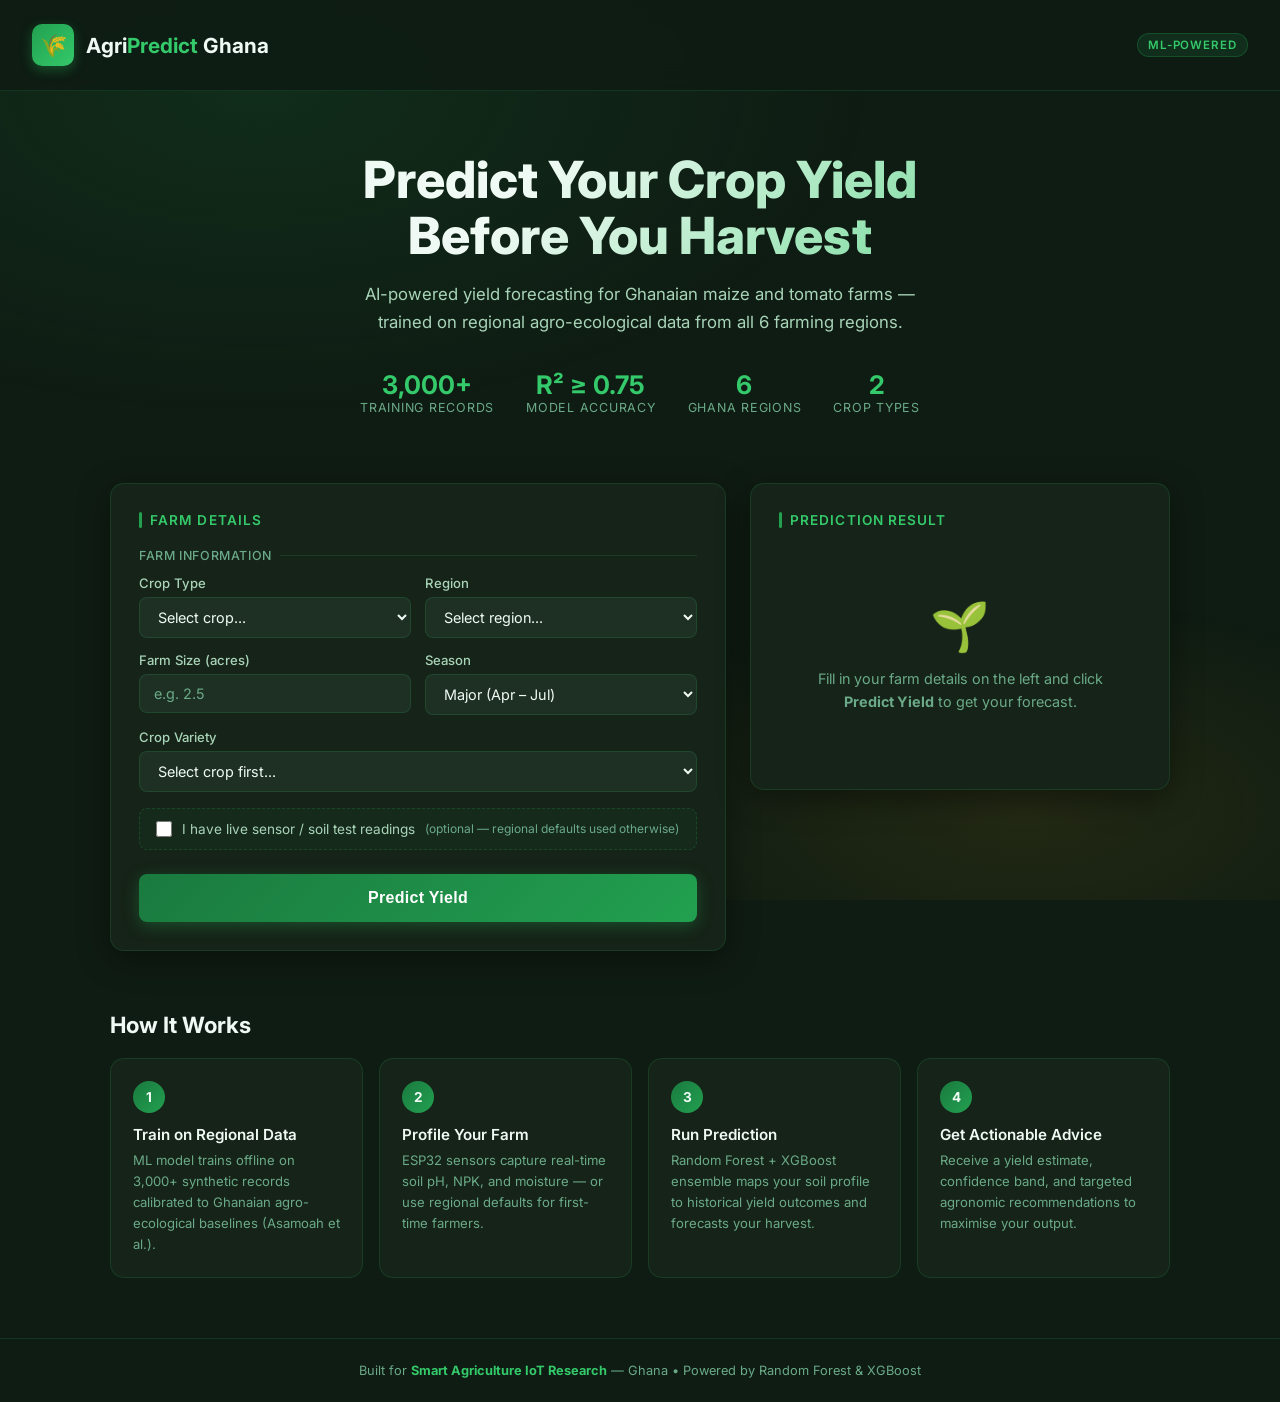
<file: templates/index.html>
<!DOCTYPE html>
<html lang="en">
<head>
  <meta charset="UTF-8" />
  <meta name="viewport" content="width=device-width, initial-scale=1.0"/>
  <title>AgriPredict Ghana — Crop Yield Prediction</title>
  <meta name="description" content="AI-powered crop yield prediction for Ghanaian farmers. Enter your farm details and get instant yield forecasts for Maize and Tomato."/>
  <link rel="preconnect" href="https://fonts.googleapis.com"/>
  <link href="https://fonts.googleapis.com/css2?family=Inter:wght@300;400;500;600;700;800&display=swap" rel="stylesheet"/>
  <style>
    /* ── Design Tokens ──────────────────────────────── */
    :root {
      --green-900: #0a2e1a;
      --green-800: #0d3d22;
      --green-700: #115c30;
      --green-600: #1a7a3f;
      --green-500: #22a050;
      --green-400: #34c96a;
      --green-300: #6adea0;
      --gold-500:  #d4a017;
      --gold-400:  #f0c040;
      --gold-300:  #f7d97a;
      --red-500:   #e53e3e;
      --red-300:   #fc8181;
      --amber-500: #d97706;
      --amber-300: #fcd34d;
      --surface:   #0f1c13;
      --surface-2: #162318;
      --surface-3: #1e3024;
      --border:    rgba(52,201,106,0.15);
      --text-1:    #f0faf4;
      --text-2:    #a8d4b8;
      --text-3:    #6aaa88;
      --radius:    14px;
      --radius-sm: 8px;
      --shadow:    0 8px 32px rgba(0,0,0,0.4);
    }

    /* ── Reset ──────────────────────────────────────── */
    *, *::before, *::after { box-sizing: border-box; margin: 0; padding: 0; }
    html { scroll-behavior: smooth; }
    body {
      font-family: 'Inter', sans-serif;
      background: var(--surface);
      color: var(--text-1);
      min-height: 100vh;
      overflow-x: hidden;
    }

    /* ── Animated BG ─────────────────────────────────── */
    body::before {
      content: '';
      position: fixed; inset: 0; z-index: 0;
      background:
        radial-gradient(ellipse 80% 60% at 20% 10%, rgba(26,122,63,0.18) 0%, transparent 60%),
        radial-gradient(ellipse 60% 40% at 80% 90%, rgba(212,160,23,0.10) 0%, transparent 60%);
      pointer-events: none;
    }

    /* ── Layout ──────────────────────────────────────── */
    .wrapper { position: relative; z-index: 1; }

    /* ── Header ──────────────────────────────────────── */
    header {
      padding: 24px 32px;
      display: flex; align-items: center; justify-content: space-between;
      border-bottom: 1px solid var(--border);
      backdrop-filter: blur(12px);
      background: rgba(15,28,19,0.85);
      position: sticky; top: 0; z-index: 100;
    }
    .logo { display: flex; align-items: center; gap: 12px; }
    .logo-icon {
      width: 42px; height: 42px; border-radius: 10px;
      background: linear-gradient(135deg, var(--green-500), var(--green-400));
      display: flex; align-items: center; justify-content: center;
      font-size: 22px;
      box-shadow: 0 4px 12px rgba(34,160,80,0.4);
    }
    .logo-text { font-size: 1.3rem; font-weight: 700; }
    .logo-text span { color: var(--green-400); }
    .badge {
      font-size: 0.72rem; font-weight: 600; letter-spacing: 0.08em;
      padding: 4px 10px; border-radius: 20px;
      background: rgba(34,160,80,0.15);
      border: 1px solid rgba(34,160,80,0.3);
      color: var(--green-400);
    }

    /* ── Hero ────────────────────────────────────────── */
    .hero {
      text-align: center;
      padding: 60px 24px 40px;
    }
    .hero h1 {
      font-size: clamp(2rem, 5vw, 3.2rem);
      font-weight: 800;
      line-height: 1.1;
      background: linear-gradient(135deg, var(--text-1) 40%, var(--green-400));
      -webkit-background-clip: text;
      -webkit-text-fill-color: transparent;
      margin-bottom: 16px;
    }
    .hero p {
      font-size: 1.05rem; color: var(--text-2);
      max-width: 580px; margin: 0 auto 32px;
      line-height: 1.7;
    }
    .hero-stats {
      display: flex; gap: 32px; justify-content: center; flex-wrap: wrap;
      margin-bottom: 8px;
    }
    .stat {
      text-align: center;
    }
    .stat-value { font-size: 1.6rem; font-weight: 700; color: var(--green-400); }
    .stat-label { font-size: 0.78rem; color: var(--text-3); text-transform: uppercase; letter-spacing: 0.06em; }

    /* ── Main Grid ───────────────────────────────────── */
    .main {
      max-width: 1100px; margin: 0 auto;
      padding: 20px 20px 60px;
      display: grid; grid-template-columns: 1fr 420px; gap: 24px;
      align-items: start;
    }
    @media (max-width: 860px) {
      .main { grid-template-columns: 1fr; }
    }

    /* ── Card ────────────────────────────────────────── */
    .card {
      background: var(--surface-2);
      border: 1px solid var(--border);
      border-radius: var(--radius);
      padding: 28px;
      box-shadow: var(--shadow);
    }
    .card-title {
      font-size: 0.85rem; font-weight: 600; letter-spacing: 0.08em;
      text-transform: uppercase; color: var(--green-400);
      margin-bottom: 20px;
      display: flex; align-items: center; gap: 8px;
    }
    .card-title::before {
      content: ''; display: block;
      width: 3px; height: 16px; border-radius: 2px;
      background: var(--green-500);
    }

    /* ── Form Sections ───────────────────────────────── */
    .section-label {
      font-size: 0.78rem; color: var(--text-3); font-weight: 500;
      letter-spacing: 0.05em; text-transform: uppercase;
      margin: 20px 0 12px;
      display: flex; align-items: center; gap: 8px;
    }
    .section-label::after {
      content: ''; flex: 1; height: 1px;
      background: var(--border);
    }
    .form-row { display: grid; grid-template-columns: 1fr 1fr; gap: 14px; }
    @media (max-width: 500px) { .form-row { grid-template-columns: 1fr; } }

    .form-group { display: flex; flex-direction: column; gap: 6px; }
    .form-group label {
      font-size: 0.82rem; font-weight: 500; color: var(--text-2);
    }
    .form-group .hint {
      font-size: 0.72rem; color: var(--text-3);
    }
    .form-group input, .form-group select {
      background: var(--surface-3);
      border: 1px solid var(--border);
      border-radius: var(--radius-sm);
      padding: 10px 14px;
      color: var(--text-1);
      font-size: 0.9rem;
      font-family: 'Inter', sans-serif;
      outline: none;
      transition: border-color 0.2s, box-shadow 0.2s;
    }
    .form-group input:focus, .form-group select:focus {
      border-color: var(--green-500);
      box-shadow: 0 0 0 3px rgba(34,160,80,0.15);
    }
    .form-group select option { background: var(--surface-2); }
    .form-group input::placeholder { color: var(--text-3); }

    /* Sensor toggle */
    .sensor-toggle {
      display: flex; align-items: center; gap: 10px;
      padding: 12px 16px; border-radius: var(--radius-sm);
      background: rgba(34,160,80,0.06);
      border: 1px dashed rgba(34,160,80,0.25);
      cursor: pointer; user-select: none;
      margin: 16px 0 4px;
      transition: background 0.2s;
    }
    .sensor-toggle:hover { background: rgba(34,160,80,0.12); }
    .sensor-toggle input[type=checkbox] { accent-color: var(--green-500); width: 16px; height: 16px; }
    .sensor-toggle span { font-size: 0.85rem; color: var(--text-2); }
    .sensor-toggle em { font-size: 0.75rem; color: var(--text-3); font-style: normal; }

    #sensor-fields { display: none; }
    #sensor-fields.visible { display: block; }

    /* ── Submit Button ───────────────────────────────── */
    .btn-predict {
      width: 100%; margin-top: 24px;
      padding: 15px 24px;
      border: none; border-radius: var(--radius-sm);
      background: linear-gradient(135deg, var(--green-600), var(--green-500));
      color: white; font-size: 1rem; font-weight: 600;
      cursor: pointer; letter-spacing: 0.02em;
      transition: transform 0.15s, box-shadow 0.15s, opacity 0.15s;
      box-shadow: 0 4px 16px rgba(34,160,80,0.35);
      display: flex; align-items: center; justify-content: center; gap: 8px;
    }
    .btn-predict:hover:not(:disabled) {
      transform: translateY(-1px);
      box-shadow: 0 8px 24px rgba(34,160,80,0.45);
    }
    .btn-predict:active { transform: translateY(0); }
    .btn-predict:disabled { opacity: 0.6; cursor: not-allowed; }
    .spinner {
      width: 18px; height: 18px; border: 2px solid rgba(255,255,255,0.3);
      border-top-color: white; border-radius: 50%;
      animation: spin 0.7s linear infinite; display: none;
    }
    @keyframes spin { to { transform: rotate(360deg); } }

    /* ── Result Panel ────────────────────────────────── */
    .result-panel { position: sticky; top: 90px; }

    .result-placeholder {
      padding: 48px 24px; text-align: center;
      color: var(--text-3);
    }
    .result-placeholder .icon { font-size: 3rem; margin-bottom: 12px; }
    .result-placeholder p { font-size: 0.9rem; line-height: 1.6; }

    /* Result card when data arrives */
    #result-content { display: none; }

    .yield-display {
      text-align: center; padding: 24px 0 20px;
      border-bottom: 1px solid var(--border);
      margin-bottom: 20px;
    }
    .yield-number {
      font-size: 3rem; font-weight: 800; line-height: 1;
      margin-bottom: 4px;
    }
    .yield-number.high  { color: var(--green-400); }
    .yield-number.medium { color: var(--gold-400); }
    .yield-number.low   { color: var(--red-300); }

    .yield-unit { font-size: 0.85rem; color: var(--text-3); margin-bottom: 12px; }
    .yield-ci {
      font-size: 0.78rem; color: var(--text-3);
      background: var(--surface-3); border-radius: 6px;
      padding: 5px 12px; display: inline-block;
    }

    .category-badge {
      display: inline-flex; align-items: center; gap: 8px;
      padding: 8px 18px; border-radius: 24px;
      font-weight: 600; font-size: 0.9rem; margin: 12px 0;
    }
    .category-badge.high   { background: rgba(52,201,106,0.15); color: var(--green-400); border: 1px solid rgba(52,201,106,0.3); }
    .category-badge.medium { background: rgba(240,192,64,0.12); color: var(--gold-400);  border: 1px solid rgba(240,192,64,0.3); }
    .category-badge.low    { background: rgba(252,129,129,0.12); color: var(--red-300); border: 1px solid rgba(252,129,129,0.3); }

    .result-row {
      display: flex; justify-content: space-between; align-items: center;
      padding: 10px 0; border-bottom: 1px solid rgba(255,255,255,0.04);
      font-size: 0.85rem;
    }
    .result-row:last-child { border-bottom: none; }
    .result-row .label { color: var(--text-3); }
    .result-row .value { font-weight: 500; }

    .advice-box {
      margin-top: 16px; padding: 14px 16px;
      border-radius: var(--radius-sm);
      background: rgba(34,160,80,0.07);
      border-left: 3px solid var(--green-500);
      font-size: 0.84rem; line-height: 1.6; color: var(--text-2);
    }
    .advice-box.medium {
      background: rgba(240,192,64,0.07);
      border-left-color: var(--gold-500);
    }
    .advice-box.low {
      background: rgba(229,62,62,0.07);
      border-left-color: var(--red-500);
    }

    .cold-start-note {
      margin-top: 12px; padding: 10px 14px;
      border-radius: var(--radius-sm);
      background: rgba(217,119,6,0.1);
      border: 1px solid rgba(217,119,6,0.25);
      font-size: 0.78rem; color: var(--amber-300);
    }

    .error-box {
      padding: 16px; border-radius: var(--radius-sm);
      background: rgba(229,62,62,0.1);
      border: 1px solid rgba(229,62,62,0.3);
      color: var(--red-300); font-size: 0.87rem; line-height: 1.5;
    }

    /* ── How It Works ────────────────────────────────── */
    .how-section {
      max-width: 1100px; margin: 0 auto 60px;
      padding: 0 20px;
    }
    .how-section h2 {
      font-size: 1.4rem; font-weight: 700; margin-bottom: 20px;
      color: var(--text-1);
    }
    .steps {
      display: grid; grid-template-columns: repeat(auto-fit, minmax(220px, 1fr));
      gap: 16px;
    }
    .step {
      background: var(--surface-2); border: 1px solid var(--border);
      border-radius: var(--radius); padding: 22px;
    }
    .step-num {
      width: 32px; height: 32px; border-radius: 50%;
      background: linear-gradient(135deg, var(--green-600), var(--green-500));
      display: flex; align-items: center; justify-content: center;
      font-size: 0.85rem; font-weight: 700; margin-bottom: 12px;
    }
    .step h3 { font-size: 0.95rem; font-weight: 600; margin-bottom: 6px; }
    .step p  { font-size: 0.82rem; color: var(--text-3); line-height: 1.6; }

    /* ── Footer ──────────────────────────────────────── */
    footer {
      text-align: center; padding: 24px;
      font-size: 0.8rem; color: var(--text-3);
      border-top: 1px solid var(--border);
    }
    footer strong { color: var(--green-400); }
  </style>
</head>
<body>
<div class="wrapper">

  <!-- Header -->
  <header>
    <div class="logo">
      <div class="logo-icon">🌾</div>
      <div class="logo-text">Agri<span>Predict</span> Ghana</div>
    </div>
    <span class="badge">ML-POWERED</span>
  </header>

  <!-- Hero -->
  <section class="hero">
    <h1>Predict Your Crop Yield<br/>Before You Harvest</h1>
    <p>AI-powered yield forecasting for Ghanaian maize and tomato farms — trained on regional agro-ecological data from all 6 farming regions.</p>
    <div class="hero-stats">
      <div class="stat"><div class="stat-value">3,000+</div><div class="stat-label">Training Records</div></div>
      <div class="stat"><div class="stat-value">R² ≥ 0.75</div><div class="stat-label">Model Accuracy</div></div>
      <div class="stat"><div class="stat-value">6</div><div class="stat-label">Ghana Regions</div></div>
      <div class="stat"><div class="stat-value">2</div><div class="stat-label">Crop Types</div></div>
    </div>
  </section>

  <!-- Main Prediction Area -->
  <main class="main">

    <!-- Left: Form -->
    <div class="card">
      <div class="card-title">Farm Details</div>

      <form id="predict-form">

        <!-- Farm Basics -->
        <div class="section-label">Farm Information</div>
        <div class="form-row">
          <div class="form-group">
            <label for="crop">Crop Type</label>
            <select id="crop" name="crop" required>
              <option value="">Select crop...</option>
              <option value="Maize">Maize</option>
              <option value="Tomato">Tomato</option>
            </select>
          </div>
          <div class="form-group">
            <label for="region">Region</label>
            <select id="region" name="region" required>
              <option value="">Select region...</option>
              <option>Ashanti</option>
              <option>Western</option>
              <option>Brong-Ahafo</option>
              <option>Northern</option>
              <option>Volta</option>
              <option>Eastern</option>
            </select>
          </div>
        </div>

        <div class="form-row" style="margin-top:14px">
          <div class="form-group">
            <label for="farm_size">Farm Size (acres)</label>
            <input type="number" id="farm_size" name="farm_size_acres"
                   min="0.1" max="100" step="0.1" placeholder="e.g. 2.5" required/>
          </div>
          <div class="form-group">
            <label for="season">Season</label>
            <select id="season" name="season">
              <option value="Major">Major (Apr – Jul)</option>
              <option value="Minor">Minor (Sep – Nov)</option>
            </select>
          </div>
        </div>

        <div class="form-group" style="margin-top:14px">
          <label for="variety">Crop Variety</label>
          <select id="variety" name="crop_variety" required>
            <option value="">Select crop first...</option>
          </select>
        </div>

        <!-- Sensor Toggle -->
        <label class="sensor-toggle">
          <input type="checkbox" id="sensor-toggle"/>
          <span>I have live sensor / soil test readings</span>
          <em>(optional — regional defaults used otherwise)</em>
        </label>

        <!-- Sensor Fields -->
        <div id="sensor-fields">
          <div class="section-label">Soil &amp; ESP32 Sensor Readings</div>
          <div class="form-row">
            <div class="form-group">
              <label for="soil_ph">Soil pH</label>
              <input type="number" id="soil_ph" name="soil_ph"
                     min="2" max="10" step="0.1" placeholder="e.g. 6.2"/>
              <span class="hint">Optimal: 5.8 – 7.0</span>
            </div>
            <div class="form-group">
              <label for="soil_moisture">Soil Moisture (%)</label>
              <input type="number" id="soil_moisture" name="soil_moisture_pct"
                     min="0" max="100" step="1" placeholder="e.g. 55"/>
              <span class="hint">Optimal: 40 – 70%</span>
            </div>
          </div>

          <div class="section-label" style="margin-top:16px">NPK Levels (mg/kg)</div>
          <div class="form-row">
            <div class="form-group">
              <label for="nitrogen">Nitrogen (N)</label>
              <input type="number" id="nitrogen" name="nitrogen_N_mg_kg"
                     min="0" max="400" step="1" placeholder="e.g. 110"/>
            </div>
            <div class="form-group">
              <label for="phosphorus">Phosphorus (P)</label>
              <input type="number" id="phosphorus" name="phosphorus_P_mg_kg"
                     min="0" max="200" step="1" placeholder="e.g. 42"/>
            </div>
          </div>
          <div class="form-row" style="margin-top:14px">
            <div class="form-group">
              <label for="potassium">Potassium (K)</label>
              <input type="number" id="potassium" name="potassium_K_mg_kg"
                     min="0" max="500" step="1" placeholder="e.g. 155"/>
            </div>
            <div class="form-group">
              <label for="rainfall">Annual Rainfall (mm)</label>
              <input type="number" id="rainfall" name="rainfall_mm"
                     min="200" max="3000" step="10" placeholder="e.g. 1380"/>
            </div>
          </div>
          <div class="form-group" style="margin-top:14px">
            <label for="temperature">Temperature (°C)</label>
            <input type="number" id="temperature" name="temperature_c"
                   min="15" max="45" step="0.1" placeholder="e.g. 26.3"/>
          </div>
        </div>

        <button type="submit" class="btn-predict" id="submit-btn">
          <div class="spinner" id="spinner"></div>
          <span id="btn-text">Predict Yield</span>
        </button>
      </form>
    </div>

    <!-- Right: Result -->
    <div class="result-panel">
      <div class="card">
        <div class="card-title">Prediction Result</div>

        <div id="result-placeholder" class="result-placeholder">
          <div class="icon">🌱</div>
          <p>Fill in your farm details on the left and click <strong>Predict Yield</strong> to get your forecast.</p>
        </div>

        <div id="result-error" style="display:none">
          <div class="error-box" id="error-msg"></div>
        </div>

        <div id="result-content">
          <div class="yield-display">
            <div class="yield-number" id="yield-number">—</div>
            <div class="yield-unit" id="yield-unit"></div>
            <div class="yield-ci" id="yield-ci"></div>
            <br/>
            <span class="category-badge" id="category-badge"></span>
          </div>

          <div class="result-row">
            <span class="label">Total Yield</span>
            <span class="value" id="total-yield">—</span>
          </div>
          <div class="result-row">
            <span class="label">Crop</span>
            <span class="value" id="res-crop">—</span>
          </div>
          <div class="result-row">
            <span class="label">Region</span>
            <span class="value" id="res-region">—</span>
          </div>
          <div class="result-row">
            <span class="label">Farm Size</span>
            <span class="value" id="res-size">—</span>
          </div>

          <div class="advice-box" id="advice-box"></div>
          <div class="cold-start-note" id="cold-start-note" style="display:none">
            ⚠ Regional defaults used for: <span id="cold-start-fields"></span>.<br/>
            As your ESP32 logs data, these will be replaced with real readings.
          </div>
        </div>
      </div>
    </div>
  </main>

  <!-- How It Works -->
  <section class="how-section">
    <h2>How It Works</h2>
    <div class="steps">
      <div class="step">
        <div class="step-num">1</div>
        <h3>Train on Regional Data</h3>
        <p>ML model trains offline on 3,000+ synthetic records calibrated to Ghanaian agro-ecological baselines (Asamoah et al.).</p>
      </div>
      <div class="step">
        <div class="step-num">2</div>
        <h3>Profile Your Farm</h3>
        <p>ESP32 sensors capture real-time soil pH, NPK, and moisture — or use regional defaults for first-time farmers.</p>
      </div>
      <div class="step">
        <div class="step-num">3</div>
        <h3>Run Prediction</h3>
        <p>Random Forest + XGBoost ensemble maps your soil profile to historical yield outcomes and forecasts your harvest.</p>
      </div>
      <div class="step">
        <div class="step-num">4</div>
        <h3>Get Actionable Advice</h3>
        <p>Receive a yield estimate, confidence band, and targeted agronomic recommendations to maximise your output.</p>
      </div>
    </div>
  </section>

  <footer>
    Built for <strong>Smart Agriculture IoT Research</strong> &mdash; Ghana &bull; Powered by Random Forest &amp; XGBoost
  </footer>

</div>

<script>
  // ── Varieties per crop ────────────────────────────────────────────────────
  const varieties = {
    Maize:  ["Local", "Hybrid OPV", "Pioneer 30G19"],
    Tomato: ["Local", "Pectomech", "F1 Hybrid"],
  };

  document.getElementById("crop").addEventListener("change", function () {
    const sel = document.getElementById("variety");
    sel.innerHTML = '<option value="">Select variety...</option>';
    (varieties[this.value] || []).forEach(v => {
      const opt = document.createElement("option");
      opt.value = opt.textContent = v;
      sel.appendChild(opt);
    });
  });

  // ── Sensor toggle ─────────────────────────────────────────────────────────
  document.getElementById("sensor-toggle").addEventListener("change", function () {
    document.getElementById("sensor-fields").classList.toggle("visible", this.checked);
  });

  // ── Form submit ───────────────────────────────────────────────────────────
  document.getElementById("predict-form").addEventListener("submit", async function (e) {
    e.preventDefault();

    const btn     = document.getElementById("submit-btn");
    const spinner = document.getElementById("spinner");
    const btnText = document.getElementById("btn-text");
    const sensorOn = document.getElementById("sensor-toggle").checked;

    btn.disabled = true;
    spinner.style.display = "block";
    btnText.textContent = "Predicting...";

    // Build payload
    const payload = {
      crop:           document.getElementById("crop").value,
      region:         document.getElementById("region").value,
      farm_size_acres: parseFloat(document.getElementById("farm_size").value),
      crop_variety:   document.getElementById("variety").value,
      season:         document.getElementById("season").value,
    };

    if (sensorOn) {
      const get = id => {
        const v = document.getElementById(id).value.trim();
        return v !== "" ? parseFloat(v) : null;
      };
      payload.soil_ph             = get("soil_ph");
      payload.soil_moisture_pct   = get("soil_moisture");
      payload.nitrogen_N_mg_kg    = get("nitrogen");
      payload.phosphorus_P_mg_kg  = get("phosphorus");
      payload.potassium_K_mg_kg   = get("potassium");
      payload.rainfall_mm         = get("rainfall");
      payload.temperature_c       = get("temperature");
    }

    try {
      const resp = await fetch("(http://127.0.0.1:5000/api/predict", {
        method: "POST",
        headers: { "Content-Type": "application/json" },
        body: JSON.stringify(payload),
      });
      const json = await resp.json();

      if (json.success) {
        showResult(json.data);
      } else {
        showError(json.error);
      }
    } catch (err) {
      showError("Could not reach the server. Make sure the Flask app is running.");
    } finally {
      btn.disabled = false;
      spinner.style.display = "none";
      btnText.textContent = "Predict Yield";
    }
  });

  // ── Display Result ────────────────────────────────────────────────────────
  function showResult(d) {
    document.getElementById("result-placeholder").style.display = "none";
    document.getElementById("result-error").style.display = "none";
    document.getElementById("result-content").style.display = "block";

    const cat = d.yield_category.toLowerCase();

    const numEl = document.getElementById("yield-number");
    numEl.textContent = d.predicted_yield_per_acre;
    numEl.className = "yield-number " + cat;

    document.getElementById("yield-unit").textContent = d.yield_unit;
    const ci = d.confidence_interval;
    document.getElementById("yield-ci").textContent =
      `95% CI: ${ci.low} – ${ci.high} ${d.yield_unit}`;

    const badge = document.getElementById("category-badge");
    const emojis = { high: "🟢", medium: "🟡", low: "🔴" };
    badge.textContent = `${emojis[cat]} ${d.yield_category} Yield`;
    badge.className = "category-badge " + cat;

    document.getElementById("total-yield").textContent =
      `${d.predicted_total_yield} ${d.yield_unit.replace("/acre", "")}`;
    document.getElementById("res-crop").textContent = d.crop;
    document.getElementById("res-region").textContent = d.region;
    document.getElementById("res-size").textContent =
      `${d.inputs_used.farm_size_acres} acres`;

    const adviceEl = document.getElementById("advice-box");
    adviceEl.textContent = d.advice;
    adviceEl.className = "advice-box " + cat;

    const coldNote = document.getElementById("cold-start-note");
    if (d.cold_start_applied) {
      document.getElementById("cold-start-fields").textContent =
        d.cold_start_fields.join(", ");
      coldNote.style.display = "block";
    } else {
      coldNote.style.display = "none";
    }
  }

  function showError(msg) {
    document.getElementById("result-placeholder").style.display = "none";
    document.getElementById("result-content").style.display = "none";
    document.getElementById("result-error").style.display = "block";
    document.getElementById("error-msg").innerHTML =
      "<strong>Error:</strong> " + msg;
  }
</script>
</body>
</html>
</file>
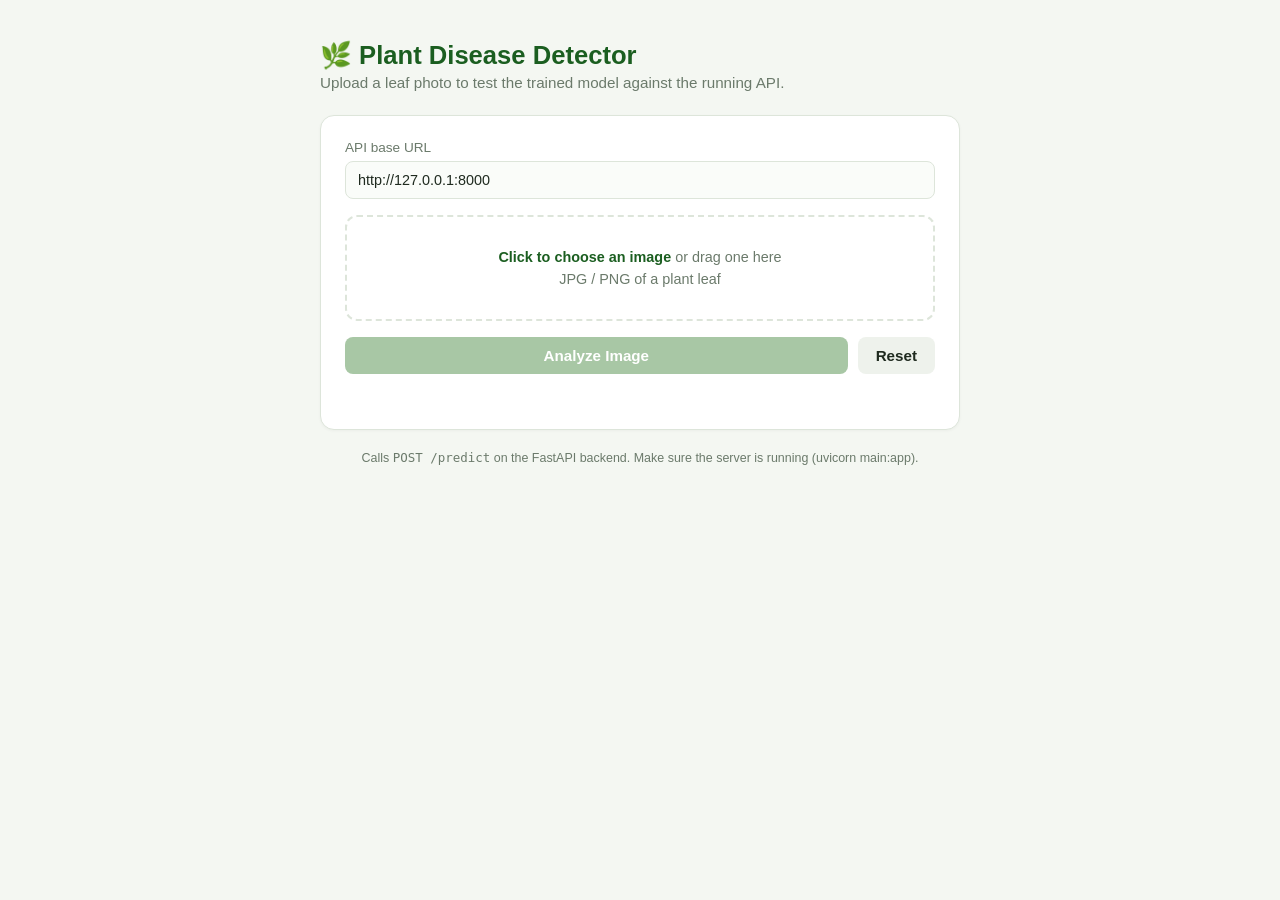
<file: plant-disease-api/frontend/index.html>
<!DOCTYPE html>
<html lang="en">
<head>
<meta charset="UTF-8">
<meta name="viewport" content="width=device-width, initial-scale=1.0">
<title>Plant Disease Detector</title>
<style>
  :root {
    --bg: #f4f7f2;
    --card: #ffffff;
    --text: #1f2a1f;
    --muted: #6b7a6b;
    --accent: #2e7d32;
    --accent-dark: #1b5e20;
    --border: #dde5da;
    --danger: #b3261e;
    --warn: #b8860b;
  }
  * { box-sizing: border-box; }
  body {
    margin: 0;
    font-family: -apple-system, BlinkMacSystemFont, "Segoe UI", Roboto, Helvetica, Arial, sans-serif;
    background: var(--bg);
    color: var(--text);
    min-height: 100vh;
    display: flex;
    align-items: flex-start;
    justify-content: center;
    padding: 40px 16px;
  }
  .wrap { width: 100%; max-width: 640px; }
  h1 {
    font-size: 1.6rem;
    margin: 0 0 4px;
    color: var(--accent-dark);
  }
  .subtitle {
    color: var(--muted);
    margin: 0 0 24px;
    font-size: 0.95rem;
  }
  .card {
    background: var(--card);
    border: 1px solid var(--border);
    border-radius: 14px;
    padding: 24px;
    box-shadow: 0 1px 3px rgba(0,0,0,0.04);
    margin-bottom: 20px;
  }
  label.field-label {
    display: block;
    font-size: 0.85rem;
    color: var(--muted);
    margin-bottom: 6px;
  }
  input[type="text"] {
    width: 100%;
    padding: 10px 12px;
    border: 1px solid var(--border);
    border-radius: 8px;
    font-size: 0.9rem;
    color: var(--text);
    background: #fafcf9;
  }
  .dropzone {
    border: 2px dashed var(--border);
    border-radius: 12px;
    padding: 32px 16px;
    text-align: center;
    cursor: pointer;
    transition: border-color 0.15s ease, background 0.15s ease;
    margin-top: 16px;
  }
  .dropzone:hover, .dropzone.dragover {
    border-color: var(--accent);
    background: #f0f7ee;
  }
  .dropzone p { margin: 0; color: var(--muted); font-size: 0.9rem; }
  .dropzone strong { color: var(--accent-dark); }
  #fileInput { display: none; }
  #previewWrap {
    margin-top: 16px;
    display: none;
    text-align: center;
  }
  #preview {
    max-width: 100%;
    max-height: 320px;
    border-radius: 10px;
    border: 1px solid var(--border);
  }
  .actions {
    display: flex;
    gap: 10px;
    margin-top: 16px;
  }
  button {
    font-size: 0.95rem;
    border-radius: 8px;
    border: none;
    padding: 10px 18px;
    cursor: pointer;
    font-weight: 600;
  }
  #submitBtn {
    background: var(--accent);
    color: white;
    flex: 1;
  }
  #submitBtn:disabled {
    background: #a8c7a5;
    cursor: not-allowed;
  }
  #resetBtn {
    background: #eef2ec;
    color: var(--text);
  }
  #status {
    margin-top: 14px;
    font-size: 0.88rem;
    color: var(--muted);
    min-height: 1.2em;
  }
  .result-card { display: none; }
  .result-header {
    display: flex;
    align-items: baseline;
    justify-content: space-between;
    margin-bottom: 4px;
  }
  .pill {
    display: inline-block;
    padding: 3px 10px;
    border-radius: 999px;
    font-size: 0.75rem;
    font-weight: 700;
    text-transform: uppercase;
    letter-spacing: 0.03em;
  }
  .pill.accepted { background: #e3f3e1; color: var(--accent-dark); }
  .pill.rejected { background: #fbe6e5; color: var(--danger); }
  .pill.uncertain { background: #fbf1de; color: var(--warn); }
  .predicted-label {
    font-size: 1.25rem;
    font-weight: 700;
    margin: 6px 0 2px;
  }
  .confidence-line {
    color: var(--muted);
    font-size: 0.9rem;
    margin-bottom: 16px;
  }
  .bar-row {
    display: flex;
    align-items: center;
    gap: 10px;
    margin: 8px 0;
    font-size: 0.85rem;
  }
  .bar-label {
    width: 46%;
    flex-shrink: 0;
    color: var(--text);
    white-space: nowrap;
    overflow: hidden;
    text-overflow: ellipsis;
  }
  .bar-track {
    flex: 1;
    height: 8px;
    background: #eef2ec;
    border-radius: 999px;
    overflow: hidden;
  }
  .bar-fill {
    height: 100%;
    background: var(--accent);
    border-radius: 999px;
  }
  .bar-pct {
    width: 46px;
    text-align: right;
    color: var(--muted);
    flex-shrink: 0;
  }
  .error-box {
    display: none;
    background: #fbe6e5;
    color: var(--danger);
    border-radius: 10px;
    padding: 14px 16px;
    font-size: 0.9rem;
    margin-bottom: 20px;
  }
  footer {
    color: var(--muted);
    font-size: 0.78rem;
    text-align: center;
    margin-top: 8px;
  }
</style>
</head>
<body>
<div class="wrap">
  <h1>🌿 Plant Disease Detector</h1>
  <p class="subtitle">Upload a leaf photo to test the trained model against the running API.</p>

  <div class="card">
    <label class="field-label" for="apiUrl">API base URL</label>
    <input type="text" id="apiUrl" value="http://127.0.0.1:8000" />

    <div class="dropzone" id="dropzone">
      <p><strong>Click to choose an image</strong> or drag one here</p>
      <p style="margin-top:6px;">JPG / PNG of a plant leaf</p>
    </div>
    <input type="file" id="fileInput" accept="image/*" />

    <div id="previewWrap">
      <img id="preview" alt="Selected leaf preview" />
    </div>

    <div class="actions">
      <button id="submitBtn" disabled>Analyze Image</button>
      <button id="resetBtn">Reset</button>
    </div>
    <div id="status"></div>
  </div>

  <div class="error-box" id="errorBox"></div>

  <div class="card result-card" id="resultCard">
    <div class="result-header">
      <span class="pill" id="statusPill">accepted</span>
    </div>
    <div class="predicted-label" id="predictedLabel">—</div>
    <div class="confidence-line" id="confidenceLine"></div>
    <div id="topPredictions"></div>
  </div>

  <footer>Calls <code>POST /predict</code> on the FastAPI backend. Make sure the server is running (uvicorn main:app).</footer>
</div>

<script>
  const dropzone = document.getElementById('dropzone');
  const fileInput = document.getElementById('fileInput');
  const previewWrap = document.getElementById('previewWrap');
  const preview = document.getElementById('preview');
  const submitBtn = document.getElementById('submitBtn');
  const resetBtn = document.getElementById('resetBtn');
  const statusEl = document.getElementById('status');
  const errorBox = document.getElementById('errorBox');
  const resultCard = document.getElementById('resultCard');
  const statusPill = document.getElementById('statusPill');
  const predictedLabel = document.getElementById('predictedLabel');
  const confidenceLine = document.getElementById('confidenceLine');
  const topPredictions = document.getElementById('topPredictions');
  const apiUrlInput = document.getElementById('apiUrl');

  let selectedFile = null;

  dropzone.addEventListener('click', () => fileInput.click());

  dropzone.addEventListener('dragover', (e) => {
    e.preventDefault();
    dropzone.classList.add('dragover');
  });
  dropzone.addEventListener('dragleave', () => dropzone.classList.remove('dragover'));
  dropzone.addEventListener('drop', (e) => {
    e.preventDefault();
    dropzone.classList.remove('dragover');
    if (e.dataTransfer.files && e.dataTransfer.files.length) {
      handleFile(e.dataTransfer.files[0]);
    }
  });

  fileInput.addEventListener('change', () => {
    if (fileInput.files.length) handleFile(fileInput.files[0]);
  });

  function handleFile(file) {
    if (!file.type.startsWith('image/')) {
      showError('Please choose an image file.');
      return;
    }
    selectedFile = file;
    const reader = new FileReader();
    reader.onload = (e) => {
      preview.src = e.target.result;
      previewWrap.style.display = 'block';
    };
    reader.readAsDataURL(file);
    submitBtn.disabled = false;
    hideError();
    hideResult();
    statusEl.textContent = '';
  }

  resetBtn.addEventListener('click', () => {
    selectedFile = null;
    fileInput.value = '';
    previewWrap.style.display = 'none';
    preview.src = '';
    submitBtn.disabled = true;
    statusEl.textContent = '';
    hideError();
    hideResult();
  });

  submitBtn.addEventListener('click', async () => {
    if (!selectedFile) return;
    hideError();
    hideResult();
    submitBtn.disabled = true;
    statusEl.textContent = 'Analyzing...';

    const baseUrl = apiUrlInput.value.trim().replace(/\/+$/, '');
    const formData = new FormData();
    formData.append('file', selectedFile);

    try {
      const res = await fetch(`${baseUrl}/predict`, {
        method: 'POST',
        body: formData
      });

      if (!res.ok) {
        throw new Error(`Server responded with ${res.status}`);
      }

      const data = await res.json();

      if (data.error) {
        throw new Error(data.error);
      }

      renderResult(data);
      statusEl.textContent = '';
    } catch (err) {
      showError(`Request failed: ${err.message}. Is the API running at ${baseUrl}?`);
      statusEl.textContent = '';
    } finally {
      submitBtn.disabled = false;
    }
  });

  function renderResult(data) {
    resultCard.style.display = 'block';

    const status = data.status || 'accepted';
    statusPill.textContent = status;
    statusPill.className = 'pill ' + status;

    predictedLabel.textContent = data.prediction || 'UNKNOWN';

    const confPct = (data.confidence * 100).toFixed(1);
    confidenceLine.textContent = data.message
      ? `${data.message} (confidence: ${confPct}%)`
      : `Confidence: ${confPct}%`;

    topPredictions.innerHTML = '';
    if (Array.isArray(data.top_predictions)) {
      data.top_predictions.forEach((p) => {
        const pct = (p.confidence * 100).toFixed(1);
        const row = document.createElement('div');
        row.className = 'bar-row';
        row.innerHTML = `
          <div class="bar-label">${p.class}</div>
          <div class="bar-track"><div class="bar-fill" style="width:${pct}%"></div></div>
          <div class="bar-pct">${pct}%</div>
        `;
        topPredictions.appendChild(row);
      });
    }
  }

  function showError(msg) {
    errorBox.textContent = msg;
    errorBox.style.display = 'block';
  }
  function hideError() {
    errorBox.style.display = 'none';
  }
  function hideResult() {
    resultCard.style.display = 'none';
  }
</script>
</body>
</html>
</file>
